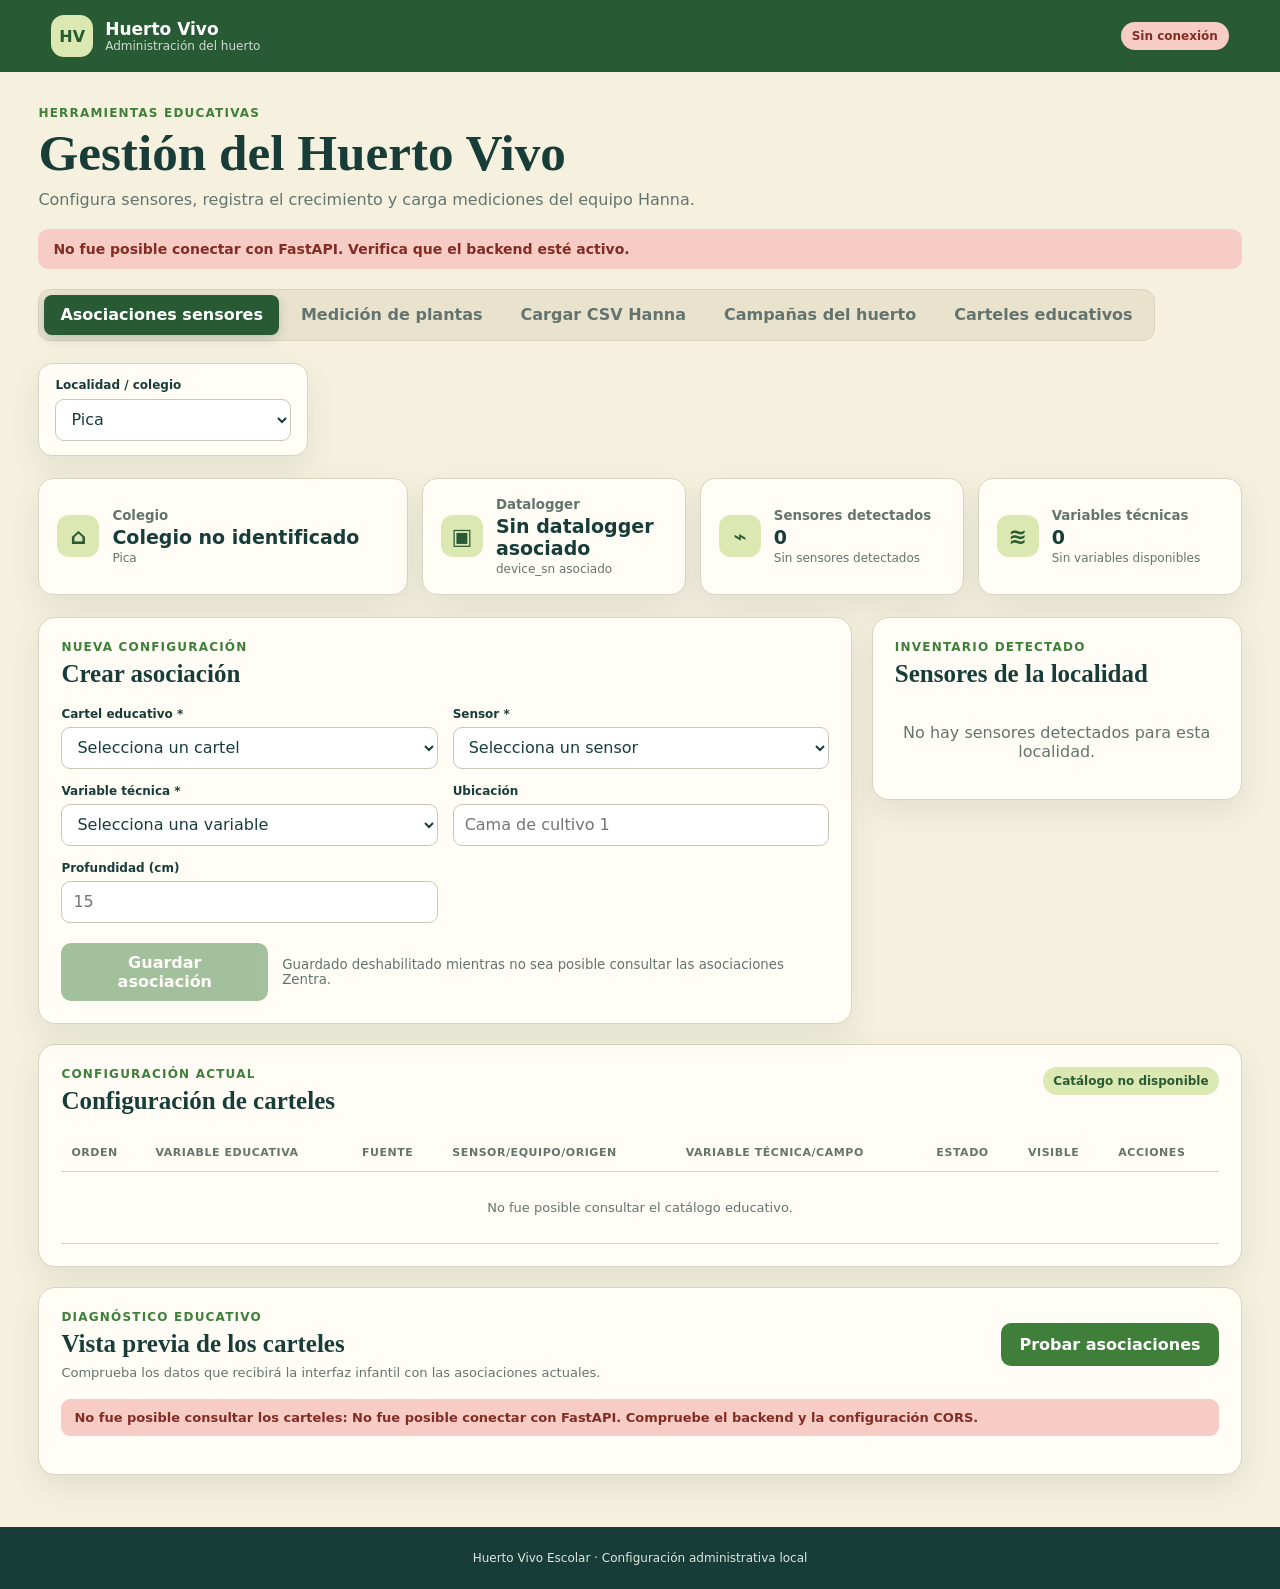
<file: frontend2/index.html>
<!doctype html>
<html lang="es">
<head>
  <meta charset="UTF-8">
  <meta name="viewport" content="width=device-width, initial-scale=1">
  <title>Administración | Huerto Vivo</title>
  <meta name="description" content="Administración de sensores, crecimiento de plantas e importaciones Hanna de Huerto Vivo.">
  <link rel="icon" href="favicon.svg" type="image/svg+xml">
  <link rel="stylesheet" href="styles.css?v=5">
  <link rel="stylesheet" href="plants.css?v=5">
  <link rel="stylesheet" href="hanna.css?v=2">
  <link rel="stylesheet" href="campaigns.css?v=2">
</head>
<body>
  <header class="topbar">
    <div class="brand-mark" aria-hidden="true">HV</div>
    <div>
      <strong>Huerto Vivo</strong>
      <span>Administración del huerto</span>
    </div>
    <span id="api-badge" class="badge neutral">Comprobando API</span>
  </header>

  <main>
    <section class="intro">
      <div>
        <p class="eyebrow">Herramientas educativas</p>
        <h1>Gestión del Huerto Vivo</h1>
        <p>Configura sensores, registra el crecimiento y carga mediciones del equipo Hanna.</p>
      </div>
    </section>

    <div id="status" class="status loading" role="status" aria-live="polite">Cargando información de Pica…</div>

    <nav class="tabs" aria-label="Secciones de administración">
      <button class="tab-button active" type="button" data-tab="associations" aria-selected="true">Asociaciones sensores</button>
      <button class="tab-button" type="button" data-tab="plants" aria-selected="false">Medición de plantas</button>
      <button class="tab-button" type="button" data-tab="hanna" aria-selected="false">Cargar CSV Hanna</button>
      <button class="tab-button" type="button" data-tab="campaigns" aria-selected="false">Campañas del huerto</button>
      <button class="tab-button" type="button" data-tab="posters" aria-selected="false">Carteles educativos</button>
    </nav>

    <section id="associations-view" class="tab-view">
    <div class="associations-locality">
      <label class="locality-picker">
        <span>Localidad / colegio</span>
        <select id="localidad">
          <option value="colchane">Colchane</option>
          <option value="camina">Camiña</option>
          <option value="huara">Huara</option>
          <option value="la-tirana">La Tirana</option>
          <option value="pica" selected>Pica</option>
          <option value="huayquique">Huayquique</option>
        </select>
      </label>
    </div>
    <section class="context-grid" aria-label="Contexto de la localidad">
      <article class="context-card school-card">
        <span class="context-icon" aria-hidden="true">⌂</span>
        <div><small>Colegio</small><strong id="colegio">—</strong><span id="localidad-nombre">—</span></div>
      </article>
      <article class="context-card">
        <span class="context-icon" aria-hidden="true">▣</span>
        <div><small>Datalogger</small><strong id="device-sn">—</strong><span>device_sn asociado</span></div>
      </article>
      <article class="context-card">
        <span class="context-icon" aria-hidden="true">⌁</span>
        <div><small>Sensores detectados</small><strong id="sensor-count">0</strong><span id="sensor-summary">Sin información</span></div>
      </article>
      <article class="context-card">
        <span class="context-icon" aria-hidden="true">≋</span>
        <div><small>Variables técnicas</small><strong id="variable-count">0</strong><span id="variable-summary">Sin información</span></div>
      </article>
    </section>

    <section class="workspace">
      <article class="panel form-panel">
        <header class="panel-heading">
          <div><p class="eyebrow">Nueva configuración</p><h2 id="form-title">Crear asociación</h2></div>
          <button id="cancel-edit" class="text-button" type="button" hidden>Cancelar edición</button>
        </header>

        <form id="association-form">
          <input id="association-id" type="hidden">
          <div class="form-grid">
            <label><span>Cartel educativo *</span><select id="clave-educativa" name="clave_educativa" required><option value="">Selecciona un cartel</option></select></label>
            <label><span>Sensor *</span><select id="sensor-sn" name="sensor_sn" required><option value="">Selecciona un sensor</option></select></label>
            <label><span>Variable técnica *</span><select id="variable-tecnica" name="variable_tecnica" required><option value="">Selecciona una variable</option></select></label>
            <label><span>Ubicación</span><input id="ubicacion" name="ubicacion" placeholder="Cama de cultivo 1"></label>
            <label><span>Profundidad (cm)</span><input id="profundidad-cm" name="profundidad_cm" type="number" min="0" step="0.1" placeholder="15"></label>
          </div>
          <div class="form-actions">
            <button id="save-button" class="primary-button" type="submit">Guardar asociación</button>
            <small id="save-help">La disponibilidad de guardado depende de FastAPI.</small>
          </div>
        </form>
      </article>

      <aside class="panel detected-panel">
        <header class="panel-heading"><div><p class="eyebrow">Inventario detectado</p><h2>Sensores de la localidad</h2></div></header>
        <div id="detected-sensors" class="detected-list"><p class="empty">Cargando sensores…</p></div>
      </aside>
    </section>

    <section class="panel table-panel">
      <header class="panel-heading">
        <div><p class="eyebrow">Configuración actual</p><h2>Configuración de carteles</h2></div>
        <span id="association-count" class="count-pill">Cargando catálogo…</span>
      </header>
      <div id="endpoint-notice" class="endpoint-notice" hidden>
        <strong>No fue posible consultar las asociaciones Zentra.</strong>
        <span id="endpoint-notice-detail">No se pudo conectar con FastAPI.</span>
        <button id="retry-associations" type="button">Reintentar</button>
      </div>
      <div class="table-scroll">
        <table>
          <thead><tr><th>Orden</th><th>Variable educativa</th><th>Fuente</th><th>Sensor/equipo/origen</th><th>Variable técnica/campo</th><th>Estado</th><th>Visible</th><th>Acciones</th></tr></thead>
          <tbody id="associations-body"><tr><td colspan="8" class="empty-cell">Cargando configuración de carteles…</td></tr></tbody>
        </table>
      </div>
    </section>

    <section id="poster-preview" class="panel poster-preview-panel" aria-labelledby="poster-preview-title">
      <header class="panel-heading poster-preview-heading">
        <div>
          <p class="eyebrow">Diagnóstico educativo</p>
          <h2 id="poster-preview-title">Vista previa de los carteles</h2>
          <p>Comprueba los datos que recibirá la interfaz infantil con las asociaciones actuales.</p>
        </div>
        <button id="test-associations" class="primary-button" type="button">Probar asociaciones</button>
      </header>
      <div id="poster-preview-summary" class="poster-preview-summary loading" role="status" aria-live="polite">Cargando...</div>
      <div id="poster-preview-grid" class="poster-preview-grid" aria-live="polite"></div>
    </section>
    </section>

    <section id="plants-view" class="tab-view" hidden>
      <section class="plants-toolbar panel">
        <div>
          <p class="eyebrow">Registro diario</p>
          <h2>Altura de las plantas</h2>
          <p>Mide solo las plantas disponibles. Los campos vacíos no se guardarán.</p>
        </div>
        <div class="toolbar-fields">
          <label><span>Localidad / colegio</span><select id="plants-localidad"><option value="colchane">Colchane</option><option value="camina">Camiña</option><option value="huara">Huara</option><option value="la-tirana">La Tirana</option><option value="pica" selected>Pica</option><option value="huayquique">Huayquique</option></select></label>
          <label><span>Fecha de medición</span><input id="plants-fecha" type="date" required></label>
        </div>
      </section>

      <section class="plant-summary-grid">
        <article class="plant-summary"><small>Colegio</small><strong id="plants-colegio">—</strong><span id="plants-localidad-nombre">Pica</span></article>
        <article class="plant-summary highlight">
          <small>Promedio del día</small>
          <div class="summary-split">
            <div class="summary-split-item"><strong><span id="daily-average">—</span> <em>cm</em></strong><label>Planta</label></div>
            <div class="summary-split-item"><strong><span id="daily-root-length">—</span> <em>cm</em></strong><label>Raíz</label></div>
          </div>
          <span id="measured-count">0 plantas medidas</span>
        </article>
        <article class="plant-summary">
          <small>Último guardado</small>
          <div class="summary-split">
            <div class="summary-split-item"><strong><span id="last-average">—</span> <em>cm</em></strong><label>Planta</label><span id="last-average-date">Sin datos</span></div>
            <div class="summary-split-item"><strong><span id="last-root-length">—</span> <em>cm</em></strong><label>Raíz</label><span id="last-root-length-date">Sin datos</span></div>
          </div>
        </article>
      </section>

      <section class="plants-workspace">
        <article class="panel measurements-panel">
          <header class="panel-heading"><div><p class="eyebrow">20 plantas</p><h2>Mediciones diarias</h2></div><span class="unit-pill">centímetros</span></header>
          <form id="plants-form">
            <div id="plants-inputs" class="plants-inputs"></div>
            <div class="root-measurement-box"><label><span>Largo de la raíz visible (cm)</span><input id="plants-root-length" type="number" min="0.1" step="0.1" inputmode="decimal" placeholder="0,0"></label></div>
            <label class="observation-field"><span>Observación general opcional</span><textarea id="plants-observation" maxlength="1000" rows="3" placeholder="Estado general, clima o incidencia observada…"></textarea></label>
            <div class="form-actions"><button id="save-plants" class="primary-button" type="submit">Guardar mediciones</button><small>Los valores existentes para la misma fecha y planta se actualizarán.</small></div>
          </form>
        </article>

        <article class="panel chart-panel">
          <header class="panel-heading"><div><p class="eyebrow">Últimos 30 días</p><h2>Evolución de Planta y Raíz</h2></div><span id="chart-count" class="count-pill">0 días</span></header>
          <div id="plant-chart-legend" class="plant-chart-legend"><span class="legend-item plant"><i></i>Altura de planta</span><span class="legend-item root"><i></i>Largo de raíz</span></div>
          <div id="plant-chart" class="plant-chart"><p class="empty">Cargando promedios…</p></div>
        </article>
      </section>
    </section>

    <section id="hanna-view" class="tab-view" hidden>
      <section class="hanna-hero panel">
        <div>
          <p class="eyebrow">Importación Hanna HI981420</p>
          <h2>Cargar mediciones de agua</h2>
          <p>Selecciona el archivo exportado por el datalogger. El serial identifica automáticamente el huerto asociado.</p>
        </div>
        <span class="hanna-mark" aria-hidden="true">CSV</span>
      </section>

      <div id="hanna-status" class="status empty" role="status" aria-live="polite">Selecciona un archivo CSV Hanna para comenzar.</div>

      <section class="hanna-layout">
        <article class="panel hanna-upload-panel">
          <header class="panel-heading"><div><p class="eyebrow">Buzón de archivos</p><h2>Subir archivo CSV</h2></div></header>
          <form id="hanna-form">
            <label class="file-drop" for="hanna-file"><strong>Seleccionar archivo Hanna</strong><span id="hanna-file-name">Solo archivos .CSV</span><input id="hanna-file" name="archivo" type="file" accept=".csv,text/csv" required></label>
            <div id="hanna-preview" class="hanna-preview" hidden></div>
            <label id="hanna-college-field" hidden><span>Colegio o huerto del equipo</span><select id="hanna-colegio"><option value="">Selecciona un colegio</option></select></label>
            <button id="hanna-submit" class="primary-button" type="submit" disabled>Analiza un archivo para continuar</button>
          </form>
          <p class="privacy-note">El archivo se procesa en FastAPI y se guarda separado de las lecturas Zentra.</p>
        </article>

        <article class="panel hanna-summary-panel">
          <header class="panel-heading"><div><p class="eyebrow">Identidad del equipo</p><h2>Asociación detectada</h2></div></header>
          <div id="hanna-current-summary" class="hanna-metrics"><p class="empty">Selecciona un CSV para reconocer su equipo.</p></div>
        </article>
      </section>

      <section id="hanna-upload-result" class="panel hanna-result" hidden>
        <header class="panel-heading"><div><p class="eyebrow">Última importación</p><h2>Resumen de carga</h2></div></header>
        <div id="hanna-result-content"></div>
      </section>

      <section class="panel hanna-equipment-panel">
        <header class="panel-heading"><div><p class="eyebrow">Administración</p><h2>Equipos Hanna</h2></div><span id="hanna-equipment-count" class="count-pill">0 equipos</span></header>
        <div id="hanna-equipment-list" class="hanna-equipment-list"><p class="empty">Cargando equipos…</p></div>
      </section>
    </section>

    <section id="campaigns-view" class="tab-view" hidden>
      <section class="campaign-toolbar panel">
        <div><p class="eyebrow">Ciclo del cultivo</p><h2>Campañas del huerto</h2><p>Registra el periodo entre la siembra y la cosecha sin duplicar sensores ni mediciones.</p></div>
        <label><span>Colegio / huerto</span><select id="campaign-college"><option value="">Selecciona un colegio</option></select></label>
      </section>
      <div id="campaign-status" class="status empty" role="status" aria-live="polite">Selecciona un colegio.</div>
      <section class="campaign-layout">
        <article class="panel campaign-active-panel">
          <header class="panel-heading"><div><p class="eyebrow">Estado actual</p><h2>Campaña activa</h2></div><button id="campaign-new-trigger" class="primary-button" type="button" disabled>+ Nueva campaña</button></header>
          <p id="campaign-new-help" class="campaign-blocked-message" hidden>Para iniciar una nueva campaña, primero debe finalizar o cancelar la campaña activa.</p>
          <div id="campaign-active"><p class="empty">Selecciona un colegio para consultar su campaña.</p></div>
        </article>
        <article class="panel campaign-overview-panel" hidden>
          <header class="panel-heading"><div><p class="eyebrow">Configuración</p><h2>Umbrales por cartel</h2></div></header>
          <p class="campaign-overview-hint">Rangos mínimos y máximos configurados para esta campaña.</p>
          <div id="campaign-overview-body" class="campaign-overview-body"></div>
        </article>
        <article class="panel campaign-new-panel" hidden>
          <header class="panel-heading"><div><p id="campaign-form-context" class="eyebrow">Nuevo ciclo</p><h2 id="campaign-form-title">Iniciar campaña</h2></div></header>
          <form id="campaign-form" data-mode="create" novalidate>
            <label id="campaign-name-field" hidden><span>Nombre de campaña</span><input id="campaign-name" name="nombre" maxlength="200"><small data-campaign-error="nombre"></small></label>
            <label><span>Cultivo</span><input name="cultivo" id="campaign-crop" required maxlength="120" placeholder="Tomate"><small data-campaign-error="cultivo"></small></label>
            <label><span>Fecha de siembra</span><input name="fecha_siembra" id="campaign-sowing" type="date" required><small data-campaign-error="fecha_siembra"></small></label>
            <label><span>Cosecha estimada</span><input name="fecha_cosecha_estimada" id="campaign-estimated" type="date" required><small data-campaign-error="fecha_cosecha_estimada"></small></label>
            <label><span>Observaciones opcionales</span><textarea name="observaciones" id="campaign-notes" maxlength="2000" rows="4"></textarea><small data-campaign-error="observaciones"></small></label>
            <fieldset class="campaign-ranges">
              <legend>Umbrales mínimos y máximos por cartel</legend>
              <p class="campaign-ranges-hint">Opcional. Deja en blanco los carteles que no necesiten límites.</p>
              <div class="campaign-ranges-table">
                <div class="campaign-ranges-row campaign-ranges-head" aria-hidden="true"><span>Cartel</span><span>Mínimo</span><span>Máximo</span></div>
                <div id="campaign-ranges-body"><p class="empty">Cargando catálogo de carteles…</p></div>
              </div>
            </fieldset>
            <div class="campaign-form-actions"><button id="campaign-submit" class="primary-button" type="submit">Iniciar campaña</button><button id="campaign-form-cancel" class="text-button" type="button">Cerrar formulario</button></div>
          </form>
        </article>
      </section>
      <section id="campaign-finish-panel" class="panel campaign-new-panel" hidden aria-labelledby="campaign-finish-title">
        <h2 id="campaign-finish-title">Finalizar campaña</h2>
        <form id="campaign-finish-form" novalidate>
          <label><span>Fecha real de término / cosecha</span><input id="campaign-finish-date" name="fecha_cosecha_real" type="date" required><small data-campaign-error="fecha_cosecha_real"></small></label>
          <label><span>Resumen o resultado final</span><textarea id="campaign-finish-result" name="resultado_final" required minlength="3" maxlength="3000" rows="4"></textarea><small data-campaign-error="resultado_final"></small></label>
          <label><span>Observaciones finales (opcional)</span><textarea id="campaign-finish-notes" name="observaciones_finales" maxlength="3000" rows="3"></textarea><small data-campaign-error="observaciones_finales"></small></label>
          <label><span><input id="campaign-finish-confirm" name="confirmar" type="checkbox" required> Confirmo que deseo finalizar esta campaña y conservarla en el historial.</span><small data-campaign-error="confirmar"></small></label>
          <div class="campaign-form-actions"><button id="campaign-finish-submit" class="primary-button" type="submit">Confirmar finalización</button><button id="campaign-finish-close" class="text-button" type="button">Cerrar formulario</button></div>
        </form>
      </section>
      <section class="panel campaign-history-panel">
        <header class="panel-heading"><div><p class="eyebrow">Ciclos anteriores</p><h2>Historial</h2></div><span id="campaign-count" class="count-pill">0 campañas</span></header>
        <div id="campaign-history"><p class="empty">Sin campañas para mostrar.</p></div>
      </section>
    </section>

    <section id="posters-view" class="tab-view" hidden>
      <section class="workspace">
        <article class="panel form-panel">
          <header class="panel-heading">
            <div><p class="eyebrow">Cartel educativo</p><h2 id="cartel-form-title">Crear cartel</h2></div>
          </header>
          <form id="cartel-form">
            <div class="form-grid">
              <label><span>Clave educativa *</span><input id="cartel-clave" name="clave_educativa" required placeholder="temperatura_tierra" pattern="[a-z0-9_]+"></label>
              <label><span>Nombre educativo *</span><input id="cartel-nombre" name="nombre_educativo" required placeholder="Temperatura de la tierra"></label>
              <label><span>Unidad *</span><input id="cartel-unidad" name="unidad" required placeholder="°C"></label>
              <label><span>Categoría *</span><select id="cartel-categoria" name="categoria" required><option value="temperatura">Temperatura</option><option value="humedad">Humedad</option><option value="suelo">Suelo</option><option value="agua">Agua</option><option value="ambiente">Ambiente</option><option value="sistema">Sistema</option><option value="otra">Otra</option></select></label>
              <label><span>Orden *</span><input id="cartel-orden" name="orden" type="number" min="0" step="1" value="1" required></label>
              <label class="checkbox-field"><input id="cartel-visible" name="visible_frontend" type="checkbox" checked><span>Visible en el frontend escolar</span></label>
            </div>
            <details class="cartel-visual-details">
              <summary>Datos visuales (avanzado)</summary>
              <div class="form-grid">
                <label><span>Ícono</span><input id="cartel-icono" name="icono" placeholder="temperature"></label>
                <label><span>Grupo visual</span><select id="cartel-grupo-visual" name="grupo_visual"><option value="">Sin grupo</option><option value="air">Aire</option><option value="plant">Planta</option><option value="earth">Tierra y raíces</option><option value="water">Agua del estanque</option></select></label>
                <label><span>Compartir conexión con</span><input id="cartel-compartir-conexion" name="compartir_conexion_con" placeholder="atmosphere"></label>
                <label class="checkbox-field"><input id="cartel-mostrar-conexion" name="mostrar_conexion" type="checkbox" checked><span>Mostrar línea de conexión</span></label>
                <label><span>Posición X (%)</span><input id="cartel-posicion-x" name="posicion_x" type="number" step="0.0001" min="0" max="100"></label>
                <label><span>Posición Y (%)</span><input id="cartel-posicion-y" name="posicion_y" type="number" step="0.0001" min="0" max="100"></label>
                <label><span>Destino X (%)</span><input id="cartel-destino-x" name="destino_x" type="number" step="0.0001" min="0" max="100"></label>
                <label><span>Destino Y (%)</span><input id="cartel-destino-y" name="destino_y" type="number" step="0.0001" min="0" max="100"></label>
                <label><span>Zona del destino</span><input id="cartel-destino-zona" name="destino_zona" placeholder="aire sobre el huerto"></label>
                <label><span>Ruta punto 1 X (%)</span><input id="cartel-ruta1-x" name="ruta_punto1_x" type="number" step="0.0001" min="0" max="100"></label>
                <label><span>Ruta punto 1 Y (%)</span><input id="cartel-ruta1-y" name="ruta_punto1_y" type="number" step="0.0001" min="0" max="100"></label>
                <label><span>Ruta punto 2 X (%)</span><input id="cartel-ruta2-x" name="ruta_punto2_x" type="number" step="0.0001" min="0" max="100"></label>
                <label><span>Ruta punto 2 Y (%)</span><input id="cartel-ruta2-y" name="ruta_punto2_y" type="number" step="0.0001" min="0" max="100"></label>
                <label><span>Ancla</span><select id="cartel-ancla" name="ancla"><option value="">Sin definir</option><option value="top">Arriba</option><option value="right">Derecha</option><option value="bottom">Abajo</option><option value="left">Izquierda</option></select></label>
                <label><span>Etiqueta corta</span><input id="cartel-etiqueta-corta" name="etiqueta_corta" placeholder="T° del aire"></label>
                <label><span>Explicación</span><input id="cartel-explicacion" name="explicacion" placeholder="Indica qué tan cálido o frío está el aire…"></label>
              </div>
            </details>
            <div class="form-actions">
              <button id="cartel-save-button" class="primary-button" type="submit">Guardar cartel</button>
              <button id="cartel-cancel-edit" class="text-button" type="button" hidden>Cancelar edición</button>
            </div>
          </form>
        </article>
      </section>

      <section class="panel table-panel">
        <header class="panel-heading">
          <div><p class="eyebrow">Catálogo actual</p><h2>Carteles educativos</h2></div>
          <span id="cartel-count" class="count-pill">Cargando…</span>
        </header>
        <div class="table-scroll">
          <table>
            <thead><tr><th>Orden</th><th>Cartel</th><th>Categoría</th><th>Unidad</th><th>Visible</th><th>Acciones</th></tr></thead>
            <tbody id="carteles-body"><tr><td colspan="6" class="empty-cell">Cargando carteles…</td></tr></tbody>
          </table>
        </div>
      </section>
    </section>
  </main>

  <footer>Huerto Vivo Escolar · Configuración administrativa local</footer>
  <script type="module" src="app.js?v=11"></script>
</body>
</html>
</file>
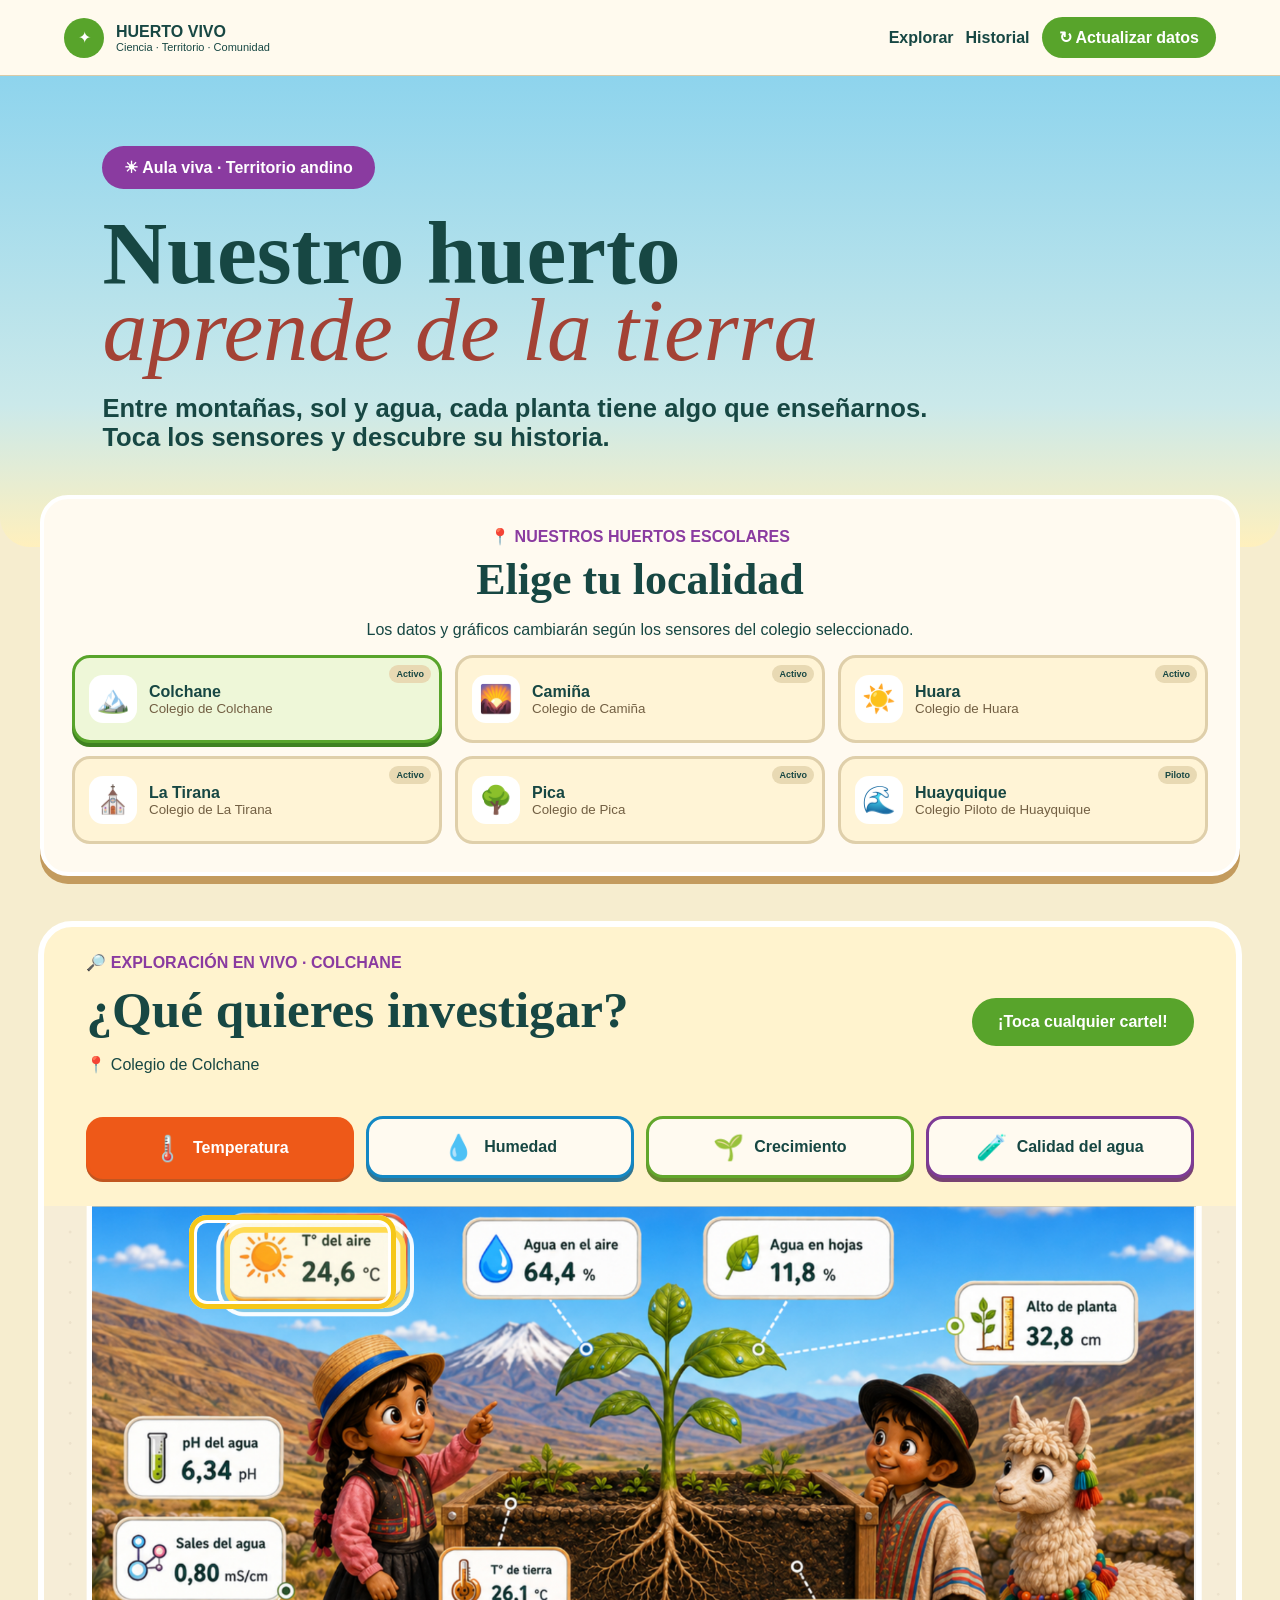
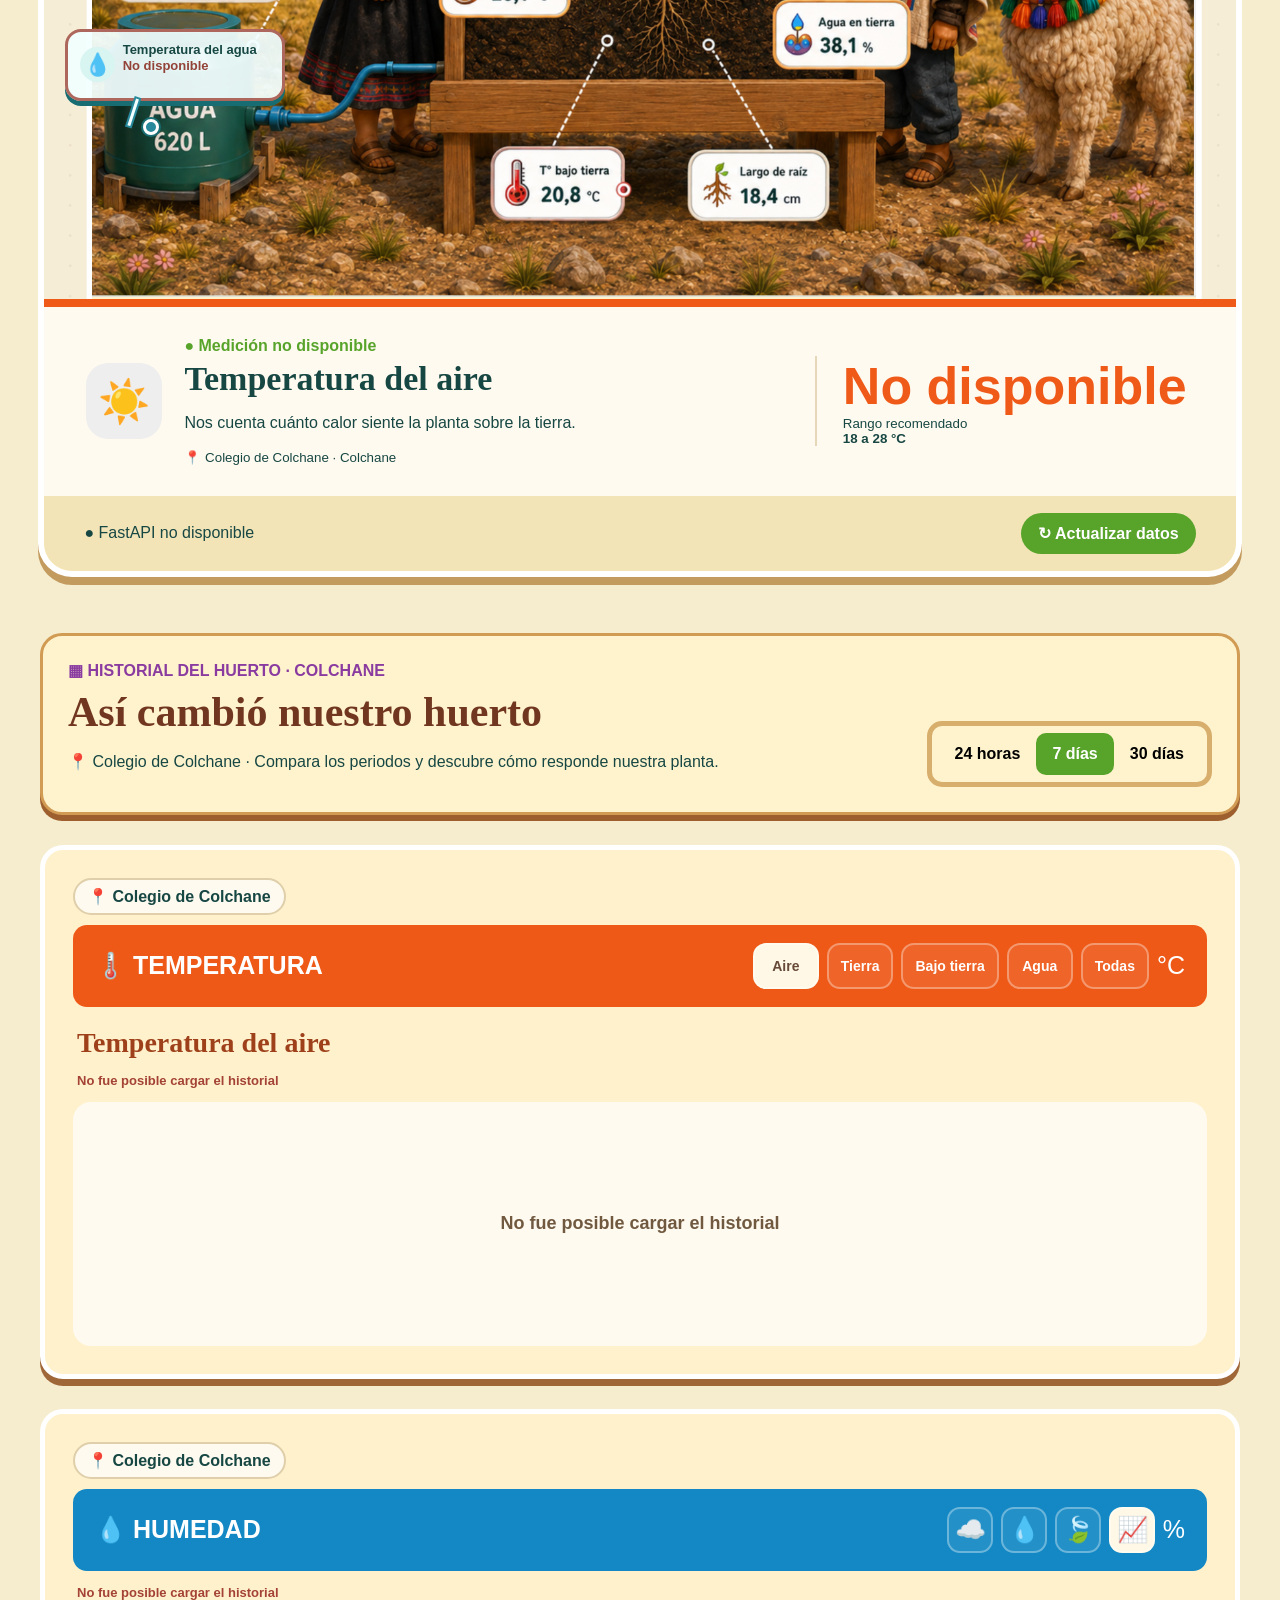
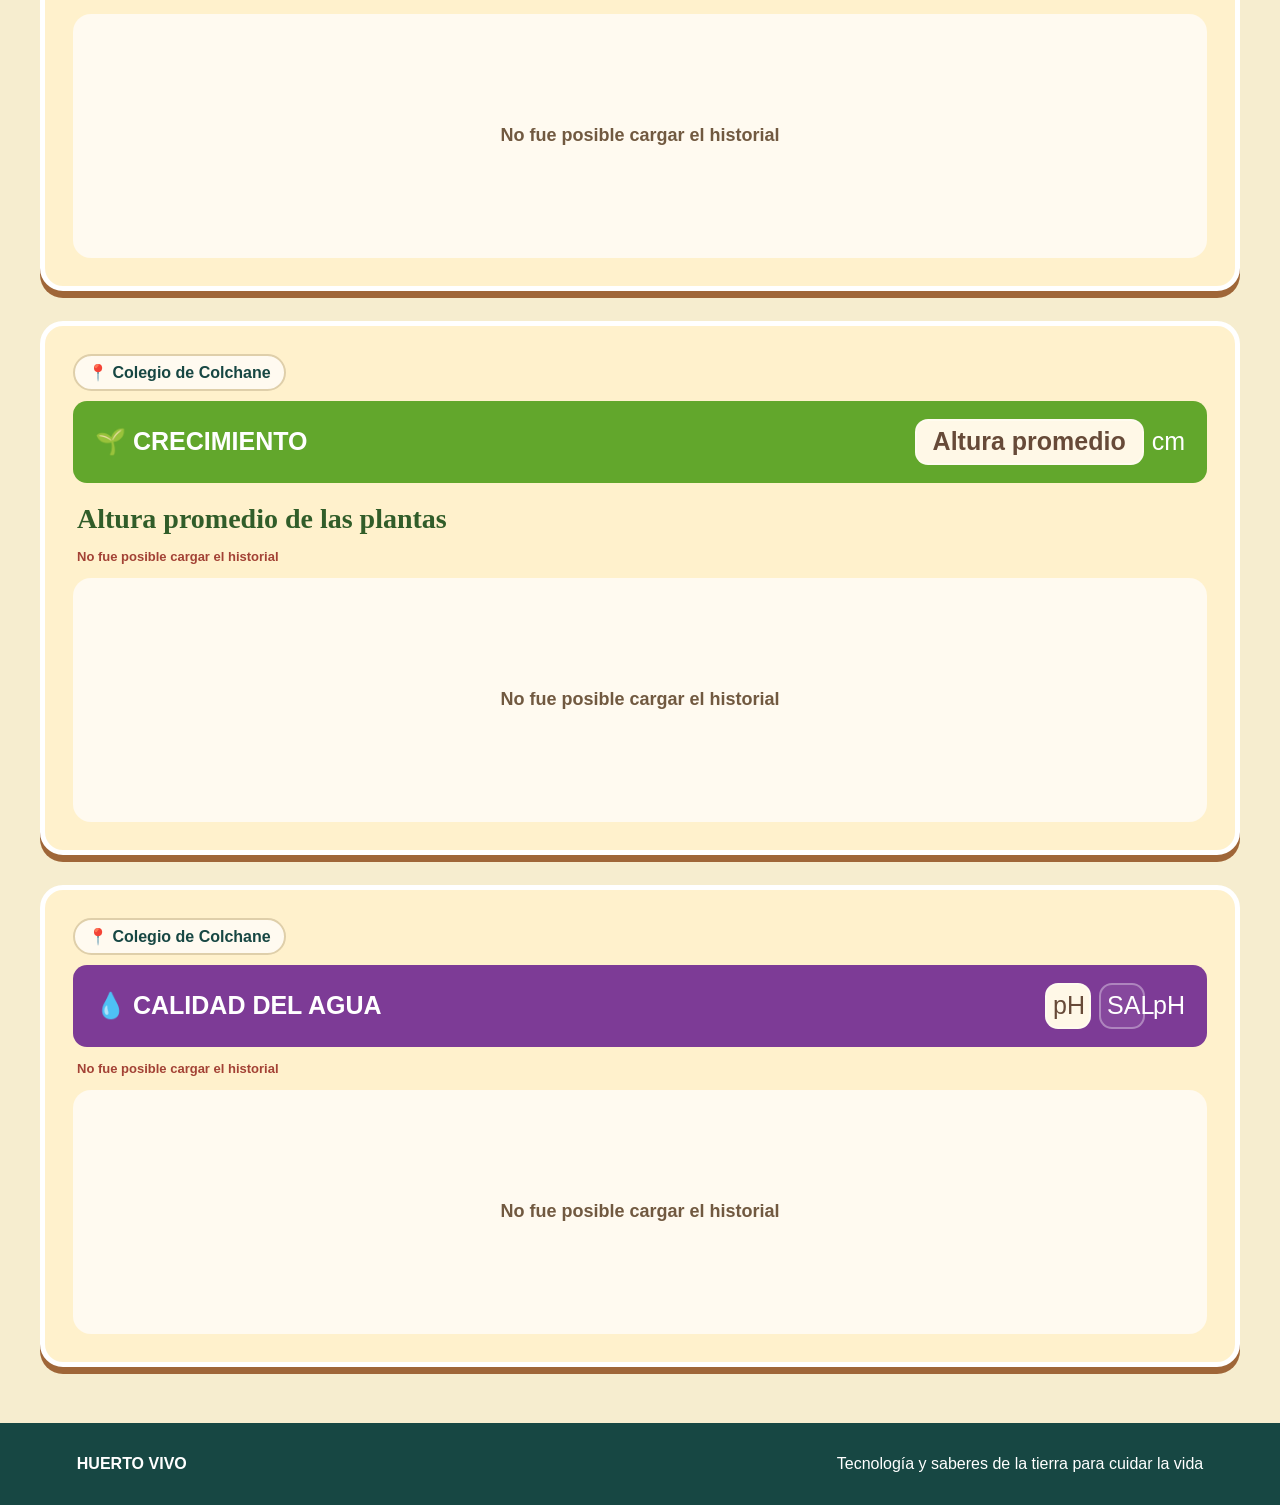
<file: .return-points/frontend-etapa1-20260904-before/frontend/index.html>
<!doctype html>
<html lang="es"><head><meta charset="UTF-8"><meta name="viewport" content="width=device-width,initial-scale=1"><title>Huerto Vivo Escolar</title><meta name="description" content="Explora los sensores de los huertos escolares de Tarapacá."><link rel="icon" href="img/favicon.svg"><link rel="stylesheet" href="css/estilos.css?v=5"><link rel="stylesheet" href="css/estados.css?v=2"></head>
<body>
<header class="topbar"><a class="brand" href="#inicio"><span class="brand-icon">✦</span><span><b>HUERTO VIVO</b><small>Ciencia · Territorio · Comunidad</small></span></a><nav><a href="#explorar">Explorar</a><a href="#historial">Historial</a><button class="refresh">↻ Actualizar</button></nav></header>
<main>
<section id="inicio" class="hero"><span class="eyebrow">☀ Aula viva · Territorio andino</span><h1>Nuestro huerto<br><em>aprende de la tierra</em></h1><p>Entre montañas, sol y agua, cada planta tiene algo que enseñarnos. Toca los sensores y descubre su historia.</p></section>
<section class="locality-section"><header><span>📍 Nuestros huertos escolares</span><h2>Elige tu localidad</h2><p>Los datos y gráficos cambiarán según los sensores del colegio seleccionado.</p></header><div id="localidades" class="locality-grid"></div></section>
<section id="explorar" class="explore-shell">
<div class="section-heading"><div><span id="explore-label">🔎 Exploración en vivo</span><h2>¿Qué quieres investigar?</h2><p id="school-context"></p></div><b>¡Toca cualquier cartel!</b></div>
<nav id="research-categories" class="research-categories" aria-label="Variables para investigar"></nav>
<div class="scene"><img src="img/huerto-escena.png" alt="Huerto escolar andino con niños, planta y llama"><div id="hotspots"></div><button id="water-temperature-sign" class="water-temperature-sign loading" type="button" aria-label="Ver temperatura del agua del estanque"><span class="water-sign-icon">💧</span><span class="water-sign-copy"><b>Temperatura del agua</b><strong id="water-temperature-value">Cargando...</strong><small id="water-temperature-date"></small></span></button></div>
<article id="detail-card" class="detail-card"><div id="detail-icon" class="detail-icon"></div><div class="detail-copy"><span class="status">● Todo está bien</span><h3 id="detail-name"></h3><p id="detail-meaning"></p><small id="detail-school"></small></div><div class="detail-value"><strong id="detail-value"></strong><span id="detail-unit"></span><small>Rango recomendado<br><b id="detail-range"></b></small></div></article>
<div class="updated"><span id="source">● Datos demostrativos</span><button class="refresh">↻ Actualizar datos</button></div></section>
<section id="historial" class="history"><div class="history-title"><div><span id="history-label">▦ Historial del huerto</span><h2>Así cambió nuestro huerto</h2><p id="history-school"></p></div><div id="periods" class="periods"><button data-period="24h">24 horas</button><button data-period="7d" class="active">7 días</button><button data-period="30d">30 días</button></div></div><div id="charts"></div></section>
</main><footer><b>HUERTO VIVO</b><span>Tecnología y saberes de la tierra para cuidar la vida</span></footer><script type="module" src="js/app.js?v=7"></script></body></html>
</file>
<file: frontend2/styles.css>
:root {
  --ink: #183d38;
  --muted: #63746f;
  --green: #3f7f3a;
  --green-dark: #285a34;
  --lime: #dce8b1;
  --cream: #f6f1df;
  --paper: #fffdf6;
  --line: #d9d4bd;
  --amber: #9a650f;
  --red: #a44235;
  --shadow: 0 12px 32px rgba(37, 65, 56, .1);
}

* { box-sizing: border-box; }
body { margin: 0; color: var(--ink); background: var(--cream); font-family: Inter, ui-sans-serif, system-ui, -apple-system, BlinkMacSystemFont, "Segoe UI", sans-serif; }
button, input, select { font: inherit; }
button, select { cursor: pointer; }
.topbar { display: flex; align-items: center; gap: 12px; min-height: 72px; padding: 12px clamp(20px, 4vw, 64px); color: white; background: var(--green-dark); }
.topbar > div:nth-child(2) { display: grid; }
.topbar strong { font-size: 17px; }
.topbar span:not(.badge) { font-size: 12px; opacity: .78; }
.brand-mark { display: grid; place-items: center; width: 42px; height: 42px; border-radius: 13px; color: var(--green-dark); background: var(--lime); font-weight: 900; }
.badge { margin-left: auto; padding: 7px 11px; border-radius: 999px; font-size: 12px; font-weight: 800; }
.badge.neutral { color: #44524e; background: #e8e7df; }.badge.ok { color: #1f5832; background: #d9efc5; }.badge.warning { color: #68470f; background: #f4dfa2; }.badge.error { color: #812d25; background: #f7ccc4; }
main { width: min(1440px, 94%); margin: 0 auto; padding: 34px 0 52px; }
.intro { display: flex; align-items: end; justify-content: space-between; gap: 32px; margin-bottom: 20px; }
.eyebrow { margin: 0 0 6px; color: var(--green); font-size: 12px; font-weight: 900; letter-spacing: .1em; text-transform: uppercase; }
h1, h2 { margin: 0; font-family: Georgia, serif; }
h1 { font-size: clamp(32px, 4vw, 52px); line-height: 1.05; }
.intro p:last-child { max-width: 720px; margin: 10px 0 0; color: var(--muted); }
.locality-picker { display: grid; min-width: 270px; gap: 7px; padding: 14px 16px; border: 1px solid var(--line); border-radius: 14px; background: var(--paper); box-shadow: var(--shadow); }
.locality-picker span, label > span { font-size: 12px; font-weight: 800; }
.associations-locality { display: flex; justify-content: flex-start; margin-bottom: 22px; }
select, input { width: 100%; min-height: 42px; padding: 9px 11px; border: 1px solid #c9c7b7; border-radius: 9px; color: var(--ink); background: white; }
select:focus, input:focus { outline: 3px solid rgba(63, 127, 58, .18); border-color: var(--green); }
.status { margin: 20px 0; padding: 12px 15px; border-radius: 10px; font-size: 14px; font-weight: 750; }
.status.loading { color: #68470f; background: #f4dfa2; }.status.success { color: #1f5832; background: #d9efc5; }.status.empty { color: #654f29; background: #eee3c8; }.status.error { color: #812d25; background: #f7ccc4; }
.context-grid { display: grid; grid-template-columns: 1.4fr 1fr 1fr 1fr; gap: 14px; margin-bottom: 22px; }
.context-card { display: flex; align-items: center; gap: 13px; min-height: 105px; padding: 18px; border: 1px solid var(--line); border-radius: 15px; background: var(--paper); box-shadow: var(--shadow); }
.context-card > div { min-width: 0; display: grid; gap: 3px; }
.context-card small { color: var(--muted); font-weight: 750; }.context-card strong { overflow: hidden; font-size: 19px; text-overflow: ellipsis; }.context-card span:last-child { overflow: hidden; color: var(--muted); font-size: 12px; text-overflow: ellipsis; white-space: nowrap; }
.context-icon { flex: 0 0 auto; display: grid; place-items: center; width: 42px; height: 42px; border-radius: 12px; color: var(--green-dark); background: var(--lime); font-size: 22px; font-weight: 900; }
.workspace { display: grid; grid-template-columns: minmax(0, 1.65fr) minmax(300px, .75fr); gap: 20px; align-items: start; }
.panel { border: 1px solid var(--line); border-radius: 17px; background: var(--paper); box-shadow: var(--shadow); }
.form-panel, .detected-panel, .table-panel { padding: 22px; }
.panel-heading { display: flex; align-items: start; justify-content: space-between; gap: 16px; margin-bottom: 19px; }
.panel-heading h2 { font-size: 25px; }
.form-grid { display: grid; grid-template-columns: repeat(2, minmax(0, 1fr)); gap: 15px; }
.form-grid label { display: grid; align-content: start; gap: 6px; }
.checkbox-field { display: flex !important; align-items: center; align-self: end; min-height: 42px; grid-auto-flow: column; justify-content: start; }
.checkbox-field input { width: 18px; min-height: 18px; accent-color: var(--green); }
.form-actions { display: flex; align-items: center; gap: 14px; margin-top: 20px; }
.primary-button { min-height: 43px; padding: 10px 18px; border: 0; border-radius: 10px; color: white; background: var(--green); font-weight: 850; }
.primary-button:hover:not(:disabled) { background: var(--green-dark); }.primary-button:disabled { cursor: not-allowed; opacity: .48; }
.form-actions small { color: var(--muted); }
.text-button { padding: 5px; border: 0; color: var(--green-dark); background: transparent; font-weight: 800; }
.detected-list { display: grid; gap: 10px; max-height: 575px; overflow: auto; }
.sensor-item { padding: 13px; border: 1px solid var(--line); border-left: 4px solid var(--green); border-radius: 10px; background: #fbf8eb; }
.sensor-item strong, .sensor-item span { display: block; }.sensor-item strong { font-size: 14px; }.sensor-item span { margin-top: 3px; color: var(--muted); font-size: 12px; }.sensor-item code { font-size: 11px; }
.sensor-tags { display: flex; flex-wrap: wrap; gap: 5px; margin-top: 8px; }.sensor-tags em { padding: 3px 6px; border-radius: 99px; color: var(--green-dark); background: var(--lime); font-size: 10px; font-style: normal; font-weight: 750; }
.table-panel { min-width: 0; margin-top: 20px; }
.poster-preview-panel { margin-top: 20px; padding: 22px; }
.poster-preview-heading { align-items: center; }
.poster-preview-heading p:last-child { max-width: 680px; margin: 7px 0 0; color: var(--muted); font-size: 13px; }
.poster-preview-summary { margin-bottom: 16px; padding: 11px 13px; border-radius: 9px; font-size: 13px; font-weight: 800; }
.poster-preview-summary.loading { color: #68470f; background: #f4dfa2; }
.poster-preview-summary.success { color: #1f5832; background: #d9efc5; }
.poster-preview-summary.error { color: #812d25; background: #f7ccc4; }
.poster-preview-grid { display: grid; grid-template-columns: repeat(3, minmax(0, 1fr)); gap: 13px; }
.poster-card { display: flex; min-width: 0; height: 310px; flex-direction: column; overflow: auto; padding: 16px; border: 1px solid var(--line); border-top: 4px solid #b5aa85; border-radius: 13px; background: #fbf8eb; }
.poster-card.ok { border-top-color: var(--green); }.poster-card.loading { border-top-color: var(--amber); }.poster-card.error { border-top-color: var(--red); }
.poster-card-title { display: flex; align-items: center; gap: 9px; min-height: 42px; }
.poster-card-title > span { display: grid; flex: 0 0 auto; width: 34px; height: 34px; place-items: center; border-radius: 9px; background: var(--lime); font-size: 18px; }
.poster-card-title h3 { flex: 1 1 auto; min-width: 0; }
.status-dot { display: inline-block; flex: 0 0 auto; width: 12px; height: 12px; border-radius: 50%; box-shadow: 0 0 0 2px white, 0 0 0 3px var(--line); }
.poster-card-title > span.status-dot { width: 12px; height: 12px; padding: 0; margin-left: auto; border-radius: 50%; font-size: 0; }
.status-dot-green { background: var(--green); }
.status-dot-yellow { background: var(--amber); }
.status-dot-red { background: var(--red); }
.poster-card h3 { margin: 0; color: var(--muted); font-size: 1rem; font-weight: 600; line-height: 1.25; }
.poster-card-value { display: block; margin: 15px 0 7px; font-size: clamp(1.6rem, 1.1rem + 2vw, 2.2rem); font-weight: 800; line-height: 1.15; }
.poster-card time, .poster-card-source { color: var(--muted); font-size: 12px; }
.poster-card-state { width: fit-content; margin-top: 12px; padding: 4px 7px; border-radius: 999px; color: #654f29; background: #eee3c8; font-size: 11px; font-weight: 850; }
.poster-card.ok .poster-card-state { color: #1f5832; background: #d9efc5; }.poster-card.error .poster-card-state { color: #812d25; background: #f7ccc4; }
.poster-technical { margin-top: auto; padding-top: 15px; }
.poster-technical summary { color: var(--green-dark); cursor: pointer; font-size: 12px; font-weight: 850; }
.poster-technical dl { display: grid; gap: 7px; margin: 12px 0 0; }
.poster-technical dl > div { display: grid; grid-template-columns: minmax(90px, .8fr) minmax(0, 1.2fr); gap: 8px; border-top: 1px solid var(--line); padding-top: 6px; font-size: 11px; }
.poster-technical dt { color: var(--muted); font-weight: 750; }.poster-technical dd { min-width: 0; margin: 0; overflow-wrap: anywhere; }
.count-pill { padding: 7px 10px; border-radius: 999px; color: var(--green-dark); background: var(--lime); font-size: 12px; font-weight: 850; }
.endpoint-notice { display: grid; gap: 4px; margin-bottom: 16px; padding: 13px 15px; border-left: 4px solid var(--amber); border-radius: 8px; color: #68470f; background: #fff2c8; font-size: 13px; }
.endpoint-notice[hidden] { display: none; }
.endpoint-notice button { width: fit-content; margin-top: 6px; padding: 6px 10px; border: 1px solid currentColor; border-radius: 7px; color: inherit; background: white; font-weight: 800; }
.table-scroll { max-width: 100%; overflow-x: auto; overscroll-behavior-inline: contain; } table { width: 100%; min-width: 980px; border-collapse: collapse; font-size: 13px; } th, td { padding: 12px 10px; border-bottom: 1px solid var(--line); text-align: left; vertical-align: top; } th { color: var(--muted); font-size: 11px; letter-spacing: .05em; text-transform: uppercase; } td strong, td small { display: block; } td small { margin-top: 3px; color: var(--muted); overflow-wrap: anywhere; }
.source-label, .configuration-state { display: inline-block; padding: 4px 7px; border-radius: 999px; font-size: 11px; font-weight: 850; white-space: nowrap; }.source-label.zentra { color: #28558a; background: #dbeaff; }.source-label.hanna { color: #68470f; background: #f4dfa2; }.source-label.manual { color: #4d366f; background: #eadffa; }.configuration-state.associated, .configuration-state.available, .configuration-state.configured { color: #1f5832; background: #d9efc5; }.configuration-state.pending, .configuration-state.incomplete { color: #68470f; background: #f4dfa2; }.configuration-state.no-data { color: #654f29; background: #eee3c8; }
.row-actions { display: flex; flex-wrap: wrap; gap: 7px; }.row-actions button { padding: 5px 8px; border: 1px solid var(--line); border-radius: 7px; background: white; font-size: 11px; font-weight: 800; white-space: nowrap; }.row-actions .delete { color: var(--red); }
.empty, .empty-cell { color: var(--muted); text-align: center; }.empty-cell { padding: 28px; }
footer { padding: 24px; color: #dce8df; background: #183d38; text-align: center; font-size: 12px; }
@media (max-width: 1050px) { .context-grid { grid-template-columns: repeat(2, 1fr); }.workspace { grid-template-columns: 1fr; }.detected-list { grid-template-columns: repeat(2, 1fr); max-height: none; }.poster-preview-grid { grid-template-columns: repeat(2, minmax(0, 1fr)); } }
@media (max-width: 680px) { main { width: 92%; padding-top: 24px; }.intro { align-items: stretch; flex-direction: column; }.locality-picker { width: 100%; min-width: 0; }.associations-locality { display: block; }.context-grid, .form-grid, .detected-list, .poster-preview-grid { grid-template-columns: 1fr; }.form-panel, .detected-panel, .table-panel, .poster-preview-panel { padding: 16px; }.poster-preview-heading { align-items: stretch; flex-direction: column; }.form-actions { align-items: stretch; flex-direction: column; }.primary-button { width: 100%; }.school-card { grid-column: auto; } }
</file>
<file: frontend2/plants.css>
.tabs { display: flex; flex-wrap: wrap; gap: 6px; width: fit-content; margin: 0 0 22px; padding: 5px; border: 1px solid var(--line); border-radius: 12px; background: #e9e3ce; }
.tab-button { min-height: 40px; padding: 8px 16px; border: 0; border-radius: 8px; color: var(--muted); background: transparent; font-weight: 850; }
.tab-button.active { color: white; background: var(--green-dark); box-shadow: 0 4px 12px rgba(24, 61, 56, .2); }
.tab-view[hidden] { display: none; }
.plants-toolbar { display: flex; align-items: end; justify-content: space-between; gap: 28px; padding: 22px; }
.plants-toolbar h2 { font-size: 28px; }.plants-toolbar p:last-child { margin: 7px 0 0; color: var(--muted); font-size: 13px; }
.toolbar-fields { display: grid; grid-template-columns: 220px 165px; gap: 12px; flex: 0 0 auto; }.toolbar-fields label { display: grid; gap: 6px; }
.plant-summary-grid { display: grid; grid-template-columns: 1.3fr 1fr 1fr; gap: 14px; margin: 18px 0; }
.plant-summary { display: grid; gap: 4px; min-height: 105px; padding: 18px; border: 1px solid var(--line); border-radius: 15px; background: var(--paper); box-shadow: var(--shadow); }
.plant-summary small { color: var(--muted); font-weight: 750; }.plant-summary strong { align-self: end; font-size: 23px; }.plant-summary > span { color: var(--muted); font-size: 12px; }.plant-summary em { color: var(--muted); font-size: 13px; font-style: normal; }
.plant-summary.highlight { color: white; border-color: var(--green-dark); background: var(--green-dark); }.plant-summary.highlight small, .plant-summary.highlight > span, .plant-summary.highlight em { color: #d8e9dc; }
.summary-split { display: grid; grid-template-columns: 1fr 1fr; gap: 12px; }
.summary-split-item { display: grid; gap: 2px; min-width: 0; }
.summary-split-item strong { font-size: 20px; }
.summary-split-item label { color: var(--muted); font-size: 10px; font-weight: 850; text-transform: uppercase; letter-spacing: .03em; }
.summary-split-item span { color: var(--muted); font-size: 11px; }
.plant-summary.highlight .summary-split-item label, .plant-summary.highlight .summary-split-item span { color: #d8e9dc; }
.plants-workspace { display: grid; grid-template-columns: minmax(0, 1.25fr) minmax(360px, .75fr); gap: 20px; align-items: start; }
.measurements-panel, .chart-panel { padding: 22px; }.unit-pill { padding: 6px 9px; border-radius: 99px; color: var(--green-dark); background: var(--lime); font-size: 11px; font-weight: 850; }
.plants-inputs { display: grid; grid-template-columns: repeat(5, minmax(105px, 1fr)); gap: 8px; }
.plant-input { border: 1px solid var(--line); border-radius: 9px; background: #fbf8eb; }
.plant-input span { color: var(--muted); font-size: 11px; font-weight: 850; white-space: nowrap; }.plant-input input { width: 100%; min-width: 0; min-height: 34px; padding: 6px 7px; text-align: right; }.plant-input input:invalid:not(:placeholder-shown) { border-color: var(--red); background: #fff3f1; }
fieldset.plant-input { display: grid; gap: 4px; min-width: 0; margin: 0; padding: 7px 8px 8px; }
.plant-input legend { padding: 0 5px; color: var(--green-dark); font-size: 12px; font-weight: 900; }
.plant-input label { display: grid; gap: 3px; }
.height-control { display: grid; grid-template-columns: minmax(0, 1fr) auto; align-items: center; gap: 5px; }.height-control > span { font-size: 10px; }
.root-measurement-box { margin-top: 24px; margin-bottom: 8px; padding: 18px; border: 2px solid var(--green); border-radius: 12px; background: #fbf8eb; }
.root-measurement-box span { display: block; margin-bottom: 8px; color: var(--green-dark); font-size: 16px; font-weight: 900; }
.root-measurement-box input { width: 100%; max-width: 200px; padding: 10px; border: 1px solid #c9c7b7; border-radius: 9px; color: var(--ink); background: white; font-size: 16px; }
.root-measurement-box input:focus { outline: 3px solid rgba(63, 127, 58, .18); border-color: var(--green); }
.observation-field { display: grid; gap: 6px; margin-top: 16px; }.observation-field textarea { width: 100%; padding: 10px 11px; resize: vertical; border: 1px solid #c9c7b7; border-radius: 9px; color: var(--ink); background: white; font: inherit; }.observation-field textarea:focus { outline: 3px solid rgba(63, 127, 58, .18); border-color: var(--green); }
.plant-chart-legend { display: flex; flex-wrap: wrap; gap: 8px 16px; margin-bottom: 10px; }
.legend-item { display: flex; align-items: center; gap: 6px; color: var(--muted); font-size: 12px; font-weight: 800; }
.legend-item i { display: inline-block; width: 18px; height: 4px; border-radius: 99px; background: var(--green); }
.legend-item.root i { background: var(--amber); }
.plant-chart { min-height: 330px; display: grid; place-items: center; padding: 8px; border-radius: 12px; background: #fbf8eb; }.plant-chart svg { width: 100%; height: auto; overflow: visible; }.plant-chart .grid { stroke: #ddd6bf; stroke-dasharray: 4 4; }.plant-chart .line { fill: none; stroke: var(--green); stroke-width: 4; stroke-linecap: round; stroke-linejoin: round; }.plant-chart .point { fill: var(--green-dark); stroke: var(--paper); stroke-width: 3; }.plant-chart .line.root { stroke: var(--amber); }.plant-chart .point.root { fill: var(--amber); }.plant-chart text { fill: var(--muted); font-size: 10px; font-weight: 700; }
.plant-chart .axis-label { fill: var(--green-dark); font-size: 10px; font-weight: 850; }
.chart-empty { display: grid; gap: 8px; place-items: center; color: var(--muted); text-align: center; }.chart-empty strong { color: var(--ink); }
@media (max-width: 1050px) { .plants-workspace { grid-template-columns: 1fr; }.plants-inputs { grid-template-columns: repeat(5, minmax(100px, 1fr)); } }
@media (max-width: 760px) { .tabs { width: 100%; }.tab-button { flex: 1; padding-inline: 8px; }.plants-toolbar { align-items: stretch; flex-direction: column; }.toolbar-fields, .plant-summary-grid { grid-template-columns: 1fr; }.plants-inputs { grid-template-columns: repeat(2, minmax(110px, 1fr)); }.measurements-panel, .chart-panel { padding: 16px; }.root-measurement-box { padding: 14px; }.root-measurement-box input { max-width: none; } }
</file>
<file: frontend2/hanna.css>
.hanna-hero { display: flex; align-items: center; justify-content: space-between; gap: 24px; padding: 24px; }
.hanna-hero h2 { font-size: clamp(28px, 4vw, 40px); }
.hanna-hero p:last-child { max-width: 720px; margin: 8px 0 0; color: var(--muted); }
.hanna-mark { display: grid; place-items: center; width: 76px; height: 76px; flex: 0 0 auto; border-radius: 22px; color: white; background: var(--green-dark); font-size: 20px; font-weight: 950; letter-spacing: .08em; }
.hanna-layout { display: grid; grid-template-columns: minmax(320px, .85fr) minmax(0, 1.15fr); gap: 20px; align-items: start; }
.hanna-upload-panel, .hanna-summary-panel, .hanna-result { padding: 22px; }
#hanna-form { display: grid; gap: 16px; }
#hanna-form > label { display: grid; gap: 7px; }
#hanna-college-field[hidden] { display: none; }
.hanna-preview { display: grid; grid-template-columns: repeat(3, 1fr); gap: 8px; padding: 13px; border: 1px solid var(--line); border-radius: 11px; background: #fbf8eb; }
.hanna-preview[hidden] { display: none; }.hanna-preview div { display: grid; gap: 3px; }.hanna-preview small { color: var(--muted); font-weight: 750; }.hanna-preview strong { overflow-wrap: anywhere; }
.file-drop { display: grid; gap: 7px; padding: 22px; border: 2px dashed #a9b99c; border-radius: 14px; color: var(--green-dark); background: #f7f8e9; text-align: center; cursor: pointer; }
.file-drop:hover { border-color: var(--green); background: #f0f5d9; }
.file-drop span { color: var(--muted); font-size: 12px; font-weight: 650; overflow-wrap: anywhere; }
.file-drop input { min-height: 38px; padding: 6px; border: 0; background: transparent; }
.privacy-note { margin: 16px 0 0; color: var(--muted); font-size: 12px; }
.hanna-metrics, .hanna-result-grid { display: grid; grid-template-columns: repeat(3, minmax(0, 1fr)); gap: 10px; }
.hanna-metric { display: grid; gap: 4px; min-height: 88px; padding: 13px; border: 1px solid var(--line); border-radius: 11px; background: #fbf8eb; }
.hanna-metric small { color: var(--muted); font-weight: 750; }
.hanna-metric strong { align-self: end; font-size: 19px; overflow-wrap: anywhere; }
.hanna-metric.good strong { color: var(--green-dark); }.hanna-metric.warning strong { color: var(--red); }
.hanna-result { margin-top: 20px; }
.hanna-equipment-panel { margin-top: 20px; padding: 22px; }
.hanna-equipment-list { display: grid; gap: 10px; }.hanna-equipment-card { display: grid; grid-template-columns: 1.1fr 1.3fr .8fr auto; align-items: center; gap: 12px; padding: 13px; border: 1px solid var(--line); border-radius: 11px; background: #fbf8eb; }.hanna-equipment-card small, .hanna-equipment-card span { color: var(--muted); font-size: 12px; }.hanna-equipment-card strong, .hanna-equipment-card span { display: block; }.hanna-equipment-actions { display: flex; flex-wrap: wrap; gap: 7px; }.hanna-equipment-actions button { padding: 7px 9px; border: 1px solid var(--line); border-radius: 8px; color: var(--green-dark); background: white; font-size: 11px; font-weight: 800; }
.hanna-warning { margin: 0 0 16px; padding: 13px 15px; border-left: 4px solid var(--amber); border-radius: 8px; color: #68470f; background: #fff2c8; font-weight: 750; }
.hanna-variables { display: flex; flex-wrap: wrap; gap: 7px; margin-top: 14px; }
.hanna-variables span { padding: 6px 9px; border-radius: 999px; color: var(--green-dark); background: var(--lime); font-size: 12px; font-weight: 800; }
@media (max-width: 900px) { .hanna-layout { grid-template-columns: 1fr; }.hanna-equipment-card { grid-template-columns: 1fr 1fr; } }
@media (max-width: 680px) { .hanna-hero { align-items: flex-start; }.hanna-mark { width: 58px; height: 58px; border-radius: 16px; font-size: 15px; }.hanna-upload-panel, .hanna-summary-panel, .hanna-result, .hanna-equipment-panel { padding: 16px; }.hanna-metrics, .hanna-result-grid, .hanna-preview, .hanna-equipment-card { grid-template-columns: 1fr; } }
</file>
<file: frontend2/campaigns.css>
.campaign-toolbar { display: flex; align-items: end; justify-content: space-between; gap: 28px; padding: 22px; }
.campaign-toolbar p:last-child { max-width: 720px; margin: 7px 0 0; color: var(--muted); font-size: 13px; }
.campaign-toolbar label { display: grid; flex: 0 0 280px; gap: 7px; }
.campaign-layout { display: grid; grid-template-columns: 1fr 1fr; gap: 20px; align-items: start; }
.campaign-layout.form-closed { grid-template-columns: 1fr; }
.campaign-active-panel, .campaign-new-panel, .campaign-overview-panel, .campaign-history-panel { padding: 22px; }
.campaign-new-panel[hidden], .campaign-overview-panel[hidden], .campaign-blocked-message[hidden] { display: none; }
.campaign-overview-hint { margin: -4px 0 14px; color: var(--muted); font-size: 13px; }
.campaign-overview-body { display: grid; gap: 6px; max-height: 520px; overflow-y: auto; }
.campaign-overview-body .empty { color: var(--muted); font-size: 13px; }
.campaign-blocked-message { margin: -7px 0 18px; padding: 11px 13px; border-left: 4px solid var(--amber); border-radius: 8px; color: #68470f; background: #fff2c8; font-size: 13px; font-weight: 750; }
#campaign-form { display: grid; grid-template-columns: 1fr 1fr; gap: 14px; }
#campaign-form label { display: grid; gap: 6px; }
#campaign-form label:first-child, #campaign-form label:last-of-type, .campaign-form-actions, .campaign-ranges { grid-column: 1 / -1; }
.campaign-form-actions { display: flex; align-items: center; gap: 14px; }
#campaign-form textarea { width: 100%; padding: 10px 11px; resize: vertical; border: 1px solid #c9c7b7; border-radius: 9px; color: var(--ink); background: white; font: inherit; }
.campaign-ranges { margin: 0; padding: 16px; border: 1px solid var(--line); border-radius: 12px; background: #fbf8eb; }
.campaign-ranges legend { padding: 0 6px; color: var(--green-dark); font-weight: 850; }
.campaign-ranges-hint { margin: 2px 0 12px; color: var(--muted); font-size: 12px; }
.campaign-ranges-table { display: grid; gap: 6px; max-height: 320px; overflow-y: auto; }
.campaign-ranges-row { display: grid; grid-template-columns: minmax(0, 1.6fr) minmax(0, 1fr) minmax(0, 1fr); align-items: center; gap: 10px; }
.campaign-ranges-head { padding-bottom: 4px; border-bottom: 1px solid var(--line); color: var(--muted); font-size: 11px; font-weight: 850; text-transform: uppercase; letter-spacing: .03em; }
.campaign-ranges-label { min-width: 0; overflow-wrap: anywhere; font-weight: 700; }
.campaign-ranges-label em { color: var(--muted); font-size: 12px; font-style: normal; }
.campaign-ranges-label small { display: block; color: var(--muted); font-size: 11px; font-weight: 600; }
.campaign-ranges-row input { width: 100%; min-width: 0; padding: 7px 8px; border: 1px solid #c9c7b7; border-radius: 8px; color: var(--ink); background: white; font: inherit; }
.campaign-range-summary-item { display: flex; align-items: center; justify-content: space-between; gap: 10px; padding: 8px 10px; border: 1px solid var(--line); border-radius: 8px; background: #fbf8eb; font-size: 13px; }
.campaign-range-summary-item span { min-width: 0; overflow-wrap: anywhere; font-weight: 700; }
.campaign-range-summary-item em { flex: 0 0 auto; color: var(--muted); font-size: 12px; font-style: normal; }
.campaign-card { display: grid; gap: 14px; }
.campaign-details { display: grid; grid-template-columns: repeat(2, minmax(0, 1fr)); gap: 10px; }
.campaign-details div { display: grid; gap: 4px; padding: 12px; border: 1px solid var(--line); border-radius: 10px; background: #fbf8eb; }
.campaign-details small { color: var(--muted); font-weight: 750; }.campaign-details strong { overflow-wrap: anywhere; }
.campaign-actions { display: flex; flex-wrap: wrap; gap: 9px; }.campaign-actions .danger { color: white; background: var(--red); }
.campaign-history-panel { margin-top: 20px; }
.campaign-history-list { display: grid; gap: 10px; }
.campaign-history-item { display: grid; grid-template-columns: 1.4fr 1fr 1fr auto; align-items: center; gap: 12px; padding: 13px; border: 1px solid var(--line); border-radius: 11px; background: #fbf8eb; }
.campaign-history-item span, .campaign-history-item small { color: var(--muted); font-size: 12px; }.campaign-history-item strong, .campaign-history-item span { display: block; }
@media (max-width: 850px) { .campaign-layout { grid-template-columns: 1fr; }.campaign-history-item { grid-template-columns: 1fr 1fr; } }
@media (max-width: 680px) { .campaign-toolbar { align-items: stretch; flex-direction: column; }.campaign-toolbar label { flex-basis: auto; }.campaign-active-panel, .campaign-new-panel, .campaign-overview-panel, .campaign-history-panel { padding: 16px; }.campaign-active-panel .panel-heading { align-items: stretch; flex-direction: column; }.campaign-active-panel #campaign-new-trigger { width: 100%; }#campaign-form, .campaign-details, .campaign-history-item { grid-template-columns: 1fr; }#campaign-form label, .campaign-form-actions, .campaign-ranges { grid-column: auto; }.campaign-form-actions { align-items: stretch; flex-direction: column; }.campaign-ranges-head { display: none; }.campaign-ranges-row { grid-template-columns: 1fr; gap: 4px; padding-bottom: 10px; border-bottom: 1px solid var(--line); }.campaign-ranges-row:last-child { border-bottom: 0; padding-bottom: 0; }.campaign-range-summary-item { flex-direction: column; align-items: flex-start; gap: 2px; } }

#campaign-name-field[hidden] { display: none; }
#campaign-finish-form, #campaign-finish-form label { display: grid; gap: 10px; }
#campaign-finish-form { gap: 16px; }
#campaign-finish-panel { margin-top: 20px; }
#campaign-finish-form textarea { width: 100%; padding: 10px; font: inherit; }
[data-campaign-error] { color: var(--red); font-size: 13px; }
[data-campaign-error]:empty { display: none; }
</file>
<file: .return-points/frontend-etapa1-20260904-before/frontend/css/estilos.css>
:root{--ink:#174743;--cream:#fff3ce;--paper:#fffaf0;--purple:#8a3ba0;--green:#58a42b}*{box-sizing:border-box}html{scroll-behavior:smooth}body{margin:0;background:#f6edcf;color:var(--ink);font-family:Arial,sans-serif}button,a{font:inherit}button{cursor:pointer}.topbar{position:sticky;top:0;z-index:20;min-height:76px;display:flex;align-items:center;justify-content:space-between;padding:12px clamp(18px,5vw,72px);background:#fffaf0f5;border-bottom:1px solid #d9cba8}.brand{display:flex;gap:12px;align-items:center;text-decoration:none;color:var(--ink)}.brand-icon{width:40px;height:40px;display:grid;place-items:center;border-radius:50%;background:var(--green);color:#fff}.brand b,.brand small{display:block}.brand small{font-size:11px}.topbar nav{display:flex;gap:12px;align-items:center}.topbar nav a{color:var(--ink);text-decoration:none;font-weight:700}.topbar button,.updated button{border:0;border-radius:999px;background:var(--green);color:#fff;padding:11px 17px;font-weight:800}.hero{min-height:430px;padding:70px clamp(28px,8vw,110px);background:linear-gradient(#8ed4ed,#cbe9ea 70%,#fff0bd);border-radius:0 0 30px 30px}.eyebrow{display:inline-block;background:var(--purple);color:#fff;border-radius:999px;padding:12px 22px;font-weight:800}.hero h1,.locality-section h2,.section-heading h2,.history-title h2{font-family:Georgia,serif}.hero h1{margin:25px 0;font-size:clamp(54px,7vw,96px);line-height:.86}.hero h1 em{color:#a34235;font-weight:400}.hero p{max-width:850px;font-size:clamp(18px,2vw,26px);font-weight:700}.locality-section{width:min(1200px,94%);margin:-52px auto 45px;position:relative;z-index:2;padding:28px;background:var(--paper);border:4px solid #fff;border-radius:28px;box-shadow:0 8px 0 #c39b5e}.locality-section>header{text-align:center}.locality-section header>span{color:var(--purple);font-weight:900;text-transform:uppercase}.locality-section h2{margin:8px 0;font-size:44px}.locality-grid{display:grid;grid-template-columns:repeat(3,1fr);gap:13px}.locality-grid button{position:relative;display:grid;grid-template-columns:auto 1fr;gap:12px;align-items:center;min-height:88px;padding:14px;text-align:left;border:3px solid #dfcfaa;border-radius:18px;background:#fff4d6;color:var(--ink)}.locality-grid button.active{border-color:var(--green);background:#eef7d8;box-shadow:0 4px 0 #3f8120}.locality-icon{display:grid;place-items:center;width:48px;height:48px;border-radius:14px;background:#fff;font-size:27px}.locality-grid b,.locality-grid small{display:block}.locality-grid small{color:#725f43}.locality-grid em{position:absolute;right:8px;top:7px;padding:4px 7px;border-radius:99px;background:#e8d9b3;font-size:9px;font-style:normal;font-weight:900}.explore-shell{width:min(1380px,94%);margin:44px auto;background:var(--cream);border:6px solid #fff;border-radius:34px;overflow:hidden;box-shadow:0 8px 0 #c39b5e}.section-heading{display:flex;justify-content:space-between;align-items:center;padding:26px 42px}.section-heading span,.history-title span{color:var(--purple);font-weight:900;text-transform:uppercase}.section-heading h2{font-size:clamp(32px,4vw,54px);margin:8px 0}.section-heading>b{background:var(--green);color:#fff;border-radius:99px;padding:15px 26px}.scene{position:relative;aspect-ratio:1.72/1;overflow:hidden;background:#8ed4ed}.scene img{position:absolute;top:-90%;left:0;width:100%}.hotspot{position:absolute;border:0;background:transparent;border-radius:18px}.hotspot:hover,.hotspot.selected{box-shadow:inset 0 0 0 5px #f5c719,inset 0 0 0 8px #fff}.air{left:12.1%;top:1.2%;width:17.4%;height:13.6%}.humidity{left:34%;top:1.8%;width:16.2%;height:13.2%}.leaf{left:55.7%;top:1.8%;width:17.2%;height:13.2%}.plant{left:78.4%;top:11.2%;width:16.6%;height:13%}.ph{left:2.8%;top:31%;width:15%;height:13%}.salinity{left:1.7%;top:46.8%;width:16.8%;height:13%}.surface{left:31.7%;top:51.5%;width:14.8%;height:11%}.soilMoisture{left:61.7%;top:62%;width:14.4%;height:11%}.soilTemp{left:36.2%;top:82%;width:13.5%;height:11.8%}.root{left:54.4%;top:82%;width:13.5%;height:11.8%}.detail-card{--accent:#ef5a19;display:grid;grid-template-columns:auto 1fr auto;gap:22px;align-items:center;padding:30px 42px;background:var(--paper);border-top:8px solid var(--accent)}.detail-icon{width:76px;height:76px;display:grid;place-items:center;border-radius:22px;background:#eee;font-size:42px}.status{color:var(--green);font-weight:900}.detail-copy h3{font:700 34px Georgia,serif;margin:5px 0}.detail-value{min-width:220px;border-left:2px solid #e5d7b8;padding-left:26px}.detail-value strong{font-size:52px;color:var(--accent)}.detail-value span{margin-left:7px;font-weight:800}.detail-value small{display:block}.updated{display:flex;justify-content:space-between;align-items:center;padding:17px 40px;background:#f3e4b8}.history{width:min(1200px,94%);margin:56px auto}.history-title{display:flex;justify-content:space-between;align-items:end;gap:20px;padding:25px;background:var(--cream);border:3px solid #d29b54;border-radius:22px;box-shadow:0 6px 0 #9e5f2e}.history-title h2{font-size:42px;margin:8px 0;color:#71361f}.periods{display:flex;padding:7px;border:5px solid #d8ae6d;border-radius:15px}.periods button{border:0;background:transparent;padding:12px 16px;border-radius:10px;font-weight:800}.periods button.active{background:var(--green);color:#fff}.chart-card{margin-top:30px;padding:28px;border:5px solid #fff;border-radius:23px;background:#fff1cc;box-shadow:0 7px 0 #9f6638}.chart-school{display:inline-flex;margin-bottom:10px;padding:7px 13px;border:2px solid #dfcfaa;border-radius:99px;background:var(--paper);font-weight:900}.chart-card header{display:flex;justify-content:space-between;align-items:center;min-height:76px;padding:18px 22px;border-radius:14px;background:var(--accent);color:#fff;font-size:25px}.chart-controls{display:flex;align-items:center;gap:8px}.chart-controls button{width:46px;height:46px;border:2px solid #ffffff55;border-radius:13px;background:#ffffff12;color:#fff}.chart-controls button.active{background:#fff8e7;color:#674a38}.chart-wrap{margin-top:14px;padding:12px;background:var(--paper);border-radius:18px}.chart-wrap svg{width:100%;height:auto}.grid-line{stroke:#d9ccb2;stroke-dasharray:4 4}.chart-wrap text{fill:#715940;font-size:14px;font-weight:800}footer{display:flex;justify-content:space-between;padding:32px 6vw;background:#174743;color:#fff}
@media(max-width:760px){.topbar nav a,.brand small,.section-heading>b{display:none}.hero{min-height:350px;padding:45px 24px}.hero h1{font-size:48px}.locality-section{margin:-28px auto 30px;padding:18px 13px}.locality-grid{grid-template-columns:repeat(2,1fr);gap:9px}.locality-grid button{display:block;min-height:105px;padding:10px}.locality-icon{width:40px;height:40px;font-size:22px}.explore-shell{width:96%;border-width:3px}.section-heading{padding:20px}.scene .hotspot{display:none}.detail-card{grid-template-columns:auto 1fr;padding:22px 18px}.detail-value{grid-column:1/-1;border:0;border-top:1px solid #ddd;padding:14px 0 0}.updated,.history-title{align-items:start;flex-direction:column}.periods{width:100%}.periods button{flex:1;padding:10px 5px}.chart-card{padding:12px}.chart-card header{font-size:17px}.chart-controls button{width:36px;height:36px}.chart-wrap{overflow-x:auto}.chart-wrap svg{min-width:650px}footer{flex-direction:column;gap:15px}}
.chart-controls .growth-only{width:auto;padding:0 16px;font-weight:900}.growth-card>h3{margin:20px 4px 0;color:#315d29;font:700 28px Georgia,serif}.growth-summary{display:grid;grid-template-columns:1.2fr 1fr .8fr;gap:12px;margin:16px 4px}.growth-summary>div{display:grid;gap:5px;padding:14px;border:2px solid #d7ddb8;border-radius:14px;background:#f9f6dd}.growth-summary small{color:#715940;font-weight:800}.growth-summary strong{color:#367727;font-size:28px}.growth-summary strong span{font-size:15px}.growth-summary b{font-size:18px}.growth-empty{min-height:220px;display:grid;place-items:center;padding:28px;color:#715940;font-size:18px;font-weight:900;text-align:center}.growth-line{fill:none;stroke:#58a42b;stroke-width:5;stroke-linecap:round;stroke-linejoin:round}.growth-point{fill:#2f7a2c;stroke:#fff9e8;stroke-width:4}.chart-wrap .axis-title{fill:#315d29;font-size:13px;font-weight:900}
@media(max-width:760px){.growth-card header{align-items:flex-start;flex-direction:column}.chart-controls .growth-only{width:auto}.growth-summary{grid-template-columns:1fr}}
.temperature-controls{flex-wrap:wrap;justify-content:flex-end}.chart-controls.temperature-controls button{width:auto;min-width:66px;padding:0 12px;font-size:14px;font-weight:900}.water-temperature-card>h3{margin:20px 4px 0;color:#146a89;font:700 28px Georgia,serif}.water-temperature-line{fill:none;stroke:#168bb8;stroke-width:5;stroke-linecap:round;stroke-linejoin:round}.water-temperature-point{fill:#087ba8;stroke:#fff9e8;stroke-width:4}.chart-wrap .water-axis{fill:#146a89}
@media(max-width:760px){.water-temperature-card header{align-items:flex-start;flex-direction:column}.temperature-controls{justify-content:flex-start}.chart-controls.temperature-controls button{min-width:auto;padding:0 9px;font-size:12px}}
.research-categories{display:grid;grid-template-columns:repeat(4,1fr);gap:12px;padding:0 42px 28px}.research-categories button{display:flex;align-items:center;justify-content:center;gap:10px;min-height:62px;padding:12px 16px;border:3px solid var(--category-color);border-radius:17px;background:#fffaf0;color:var(--ink);font-weight:900;box-shadow:0 4px 0 color-mix(in srgb,var(--category-color) 65%,#6e512e)}.research-categories button span{font-size:25px}.research-categories button.active,.research-categories button:hover{background:var(--category-color);color:#fff;transform:translateY(1px);box-shadow:0 3px 0 color-mix(in srgb,var(--category-color) 65%,#6e512e)}.temperature-variable-title{margin:20px 4px 0;color:#9e411b;font:700 28px Georgia,serif}.chart-card{scroll-margin-top:95px}
@media(max-width:760px){.research-categories{grid-template-columns:repeat(2,1fr);padding:0 18px 24px}.research-categories button{min-height:54px;padding:9px;font-size:13px}.research-categories button span{font-size:20px}}
.all-temperatures-card>h3{margin:20px 4px 0;color:#9e411b;font:700 28px Georgia,serif}.temperature-legend{display:flex;flex-wrap:wrap;gap:10px 18px;margin:15px 4px 3px;padding:12px 15px;border:2px solid #ead1aa;border-radius:14px;background:#fffaf0}.temperature-legend span{display:flex;align-items:center;gap:7px;font-weight:900}.temperature-legend i{width:22px;height:5px;border-radius:99px;background:var(--series-color)}.temperature-legend small{padding:2px 6px;border-radius:99px;background:#efe2c9;color:#725f43;font-size:9px;text-transform:uppercase}.temperature-legend .missing{opacity:.45}.chart-wrap .temperature-axis{fill:#9e411b}
.water-temperature-sign{position:absolute;z-index:4;left:1.7%;top:61%;display:grid;grid-template-columns:auto 1fr;gap:8px;align-items:center;width:clamp(132px,19%,220px);min-height:72px;padding:10px 12px;border:3px solid #27899b;border-radius:16px;background:#f3ffffed;color:#174743;text-align:left;box-shadow:0 5px 0 #176d71;font-family:Arial,sans-serif}.water-temperature-sign::after{content:"";position:absolute;left:32%;bottom:-29px;width:3px;height:28px;background:#f3ffff;box-shadow:0 0 0 2px #27899b;transform:rotate(18deg);transform-origin:top}.water-temperature-sign::before{content:"";position:absolute;left:calc(32% + 7px);bottom:-37px;width:10px;height:10px;border:3px solid #fff;border-radius:50%;background:#27899b;box-shadow:0 0 0 2px #176d71}.water-temperature-sign:hover{transform:translateY(-2px);box-shadow:0 7px 0 #176d71}.water-sign-icon{display:grid;place-items:center;width:35px;height:35px;border-radius:50%;background:#d8f5f2;font-size:22px}.water-sign-copy{display:grid;gap:2px}.water-sign-copy b{font-size:13px;line-height:1.05}.water-sign-copy strong{color:#126c83;font-size:21px;line-height:1.1}.water-sign-copy small{min-height:11px;color:#536d68;font-size:9px;font-weight:800}.water-temperature-sign.loading .water-sign-copy strong,.water-temperature-sign.error .water-sign-copy strong,.water-temperature-sign.empty .water-sign-copy strong{font-size:13px}.water-temperature-sign.error{border-color:#ad675c}.water-temperature-sign.error .water-sign-copy strong{color:#934238}
@media(max-width:760px){.water-temperature-sign{left:2%;top:58%;width:128px;min-height:55px;padding:6px 7px;gap:5px;border-width:2px;border-radius:11px}.water-temperature-sign::after{bottom:-20px;height:19px;width:2px}.water-temperature-sign::before{bottom:-27px;width:8px;height:8px;border-width:2px}.water-sign-icon{width:25px;height:25px;font-size:16px}.water-sign-copy b{font-size:9px}.water-sign-copy strong{font-size:15px}.water-sign-copy small{font-size:7px}.water-temperature-sign.loading .water-sign-copy strong,.water-temperature-sign.error .water-sign-copy strong,.water-temperature-sign.empty .water-sign-copy strong{font-size:9px}}
</file>
<file: .return-points/frontend-etapa1-20260904-before/frontend/css/estados.css>
.chart-state {
  margin: 14px 4px 0;
  font-size: 13px;
  font-weight: 800;
}

.chart-state.ok { color: #347c24; }
.chart-state.cargando { color: #765d2b; }
.chart-state.error { color: #a34235; }
.chart-state.vacio,
.chart-state.demo { color: #725f43; }
</file>
